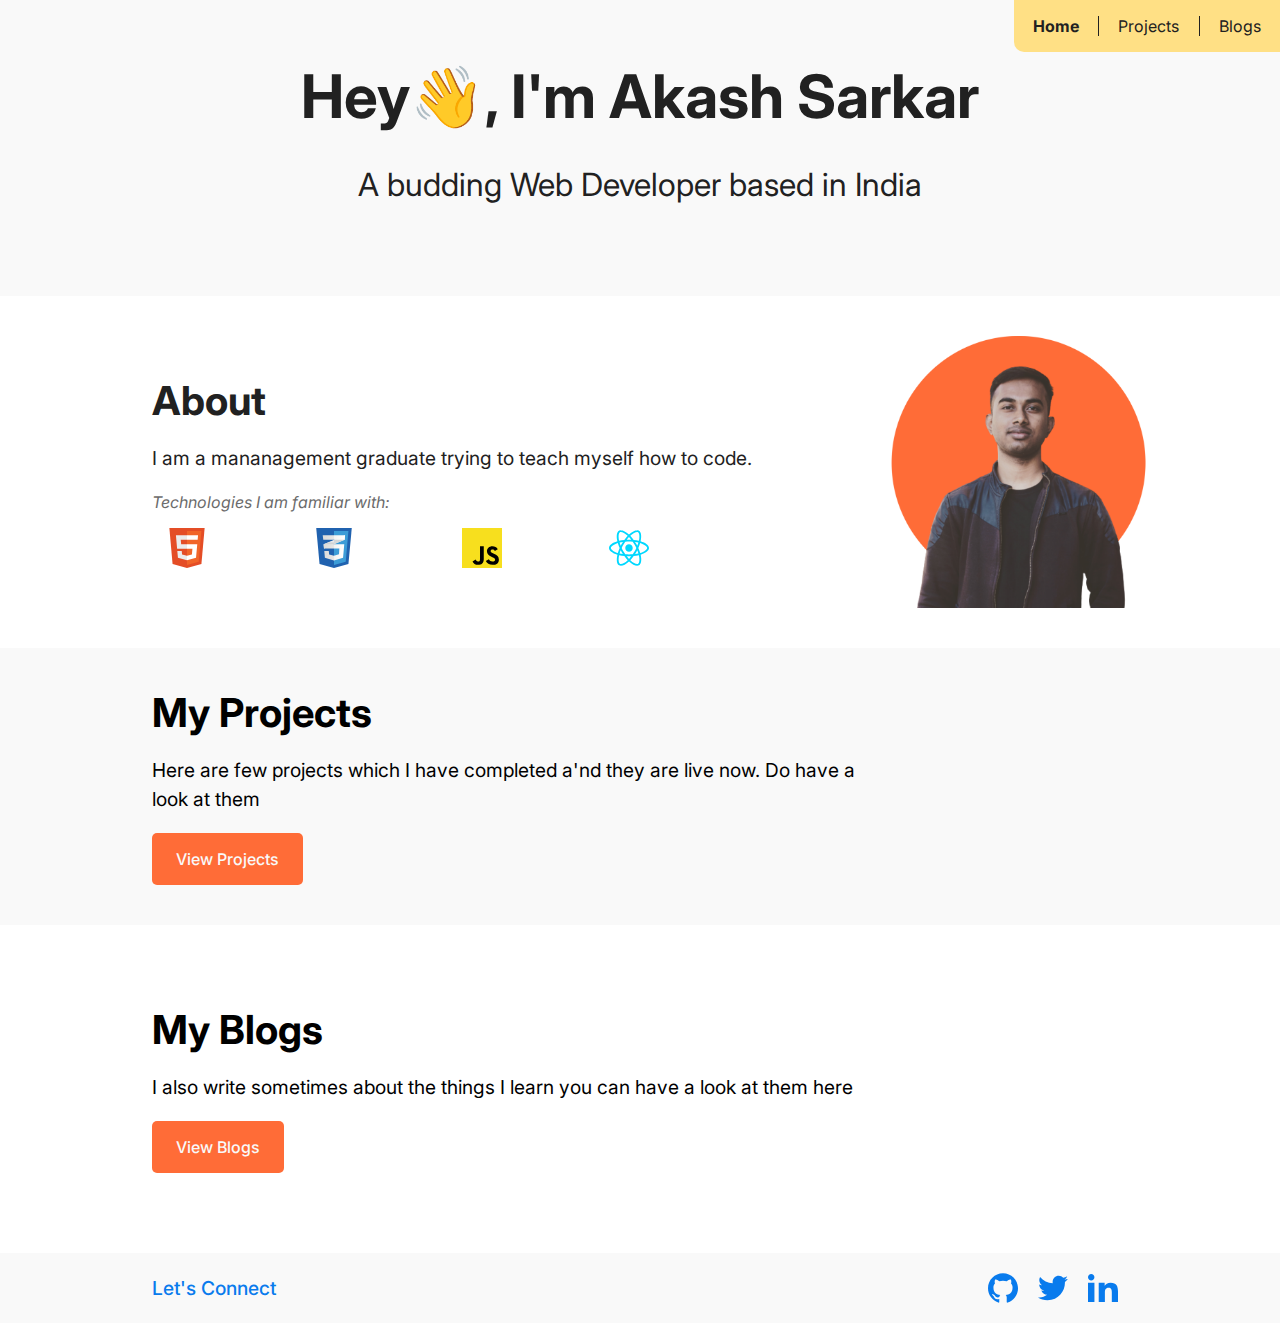
<file: index.html>
<!DOCTYPE html>
<html lang="en">

<head>
    <meta charset="UTF-8">
    <meta http-equiv="X-UA-Compatible" content="IE=edge">
    <meta name="viewport" content="width=device-width, initial-scale=1.0">
    <title>Home | My portfolio</title>
    <link rel="stylesheet" href="styles.css" />
    <link href="https://fonts.googleapis.com/css2?family=Inter:wght@300;400;500;600;700;800&display=swap"
        rel="stylesheet">
</head>

<body>

    <nav>
        <ul>
            <li><a href="index.html"  class="active-in-nav">Home</a></li>
            <li><a href="projects.html">Projects</a></li>
            <li><a href="blogs.html">Blogs</a></li>
        </ul>
    </nav>

    <header>

        <div class="wrapper center">
            <h1>Hey👋, I'm Akash Sarkar</h1>
            <p>A budding Web Developer based in India</p>
        </div>

    </header>


    <main>

        <section id="about" class="center wrapper padding-v-lg margin-v-lg">
            <h2>About</h2>
            <p class="para-size">I am a mananagement graduate trying to teach myself how to code. </p>

            <p><em class="text-elevate">Technologies I am familiar with:</em></p>

            <div class="flex-box">

                <img src="src/html.svg" width="40" height="40" alt="Html logo">
                <img src="src/css.svg" width="40" height="40" alt="Css logo">
                <img src="src/javascript.svg" width="40" height="40" alt="Javascript logo">
                <img src="src/react.svg" width="40" height="40" alt="React logo">

            </div>
        </section>

        <section id="projects" class="padding-v-lg margin-v-lg">
            <div class="center wrapper">
                <h2>My Projects</h2>
                <p class="para-size">Here are few projects which I have completed a'nd they are live now. Do have a look at them </p>
                <a href="projects.html"><button class="button">View Projects</button></a>

            </div>

        </section>

        <section id="blogs" class="center wrapper padding-v-lg margin-v-lg">
            <h2>My Blogs</h2>
            <p class="para-size">I also write sometimes about the things I learn you can have a look at them here</p>
            <button class="button">View Blogs</button>
        </section>

        



    </main>

    <footer class="padding-v-s">
        <div class="center wrapper flex-box flex-align">

            <p>Let's Connect</p>
            <div class="flex-box flex-align">
                <a href="https://github.com/Akash1321" target="_blank" class="social-link"><img src="src/github-blue.svg" width="30" height="30" alt=""></a>
                <a href="https://twitter.com/akashsarkar_13" target="_blank" class="social-link"><img src="src/twitter-blue.svg" width="30" height="30" alt=""></a>
                <a href="https://www.linkedin.com/in/akashsarkar13/" target="_blank" class="social-link"><img src="src/linkedin-blue.svg" width="30" height="30" alt=""></a>
                
            </div>

        </div>

    </footer>

</body>

</html>
</file>
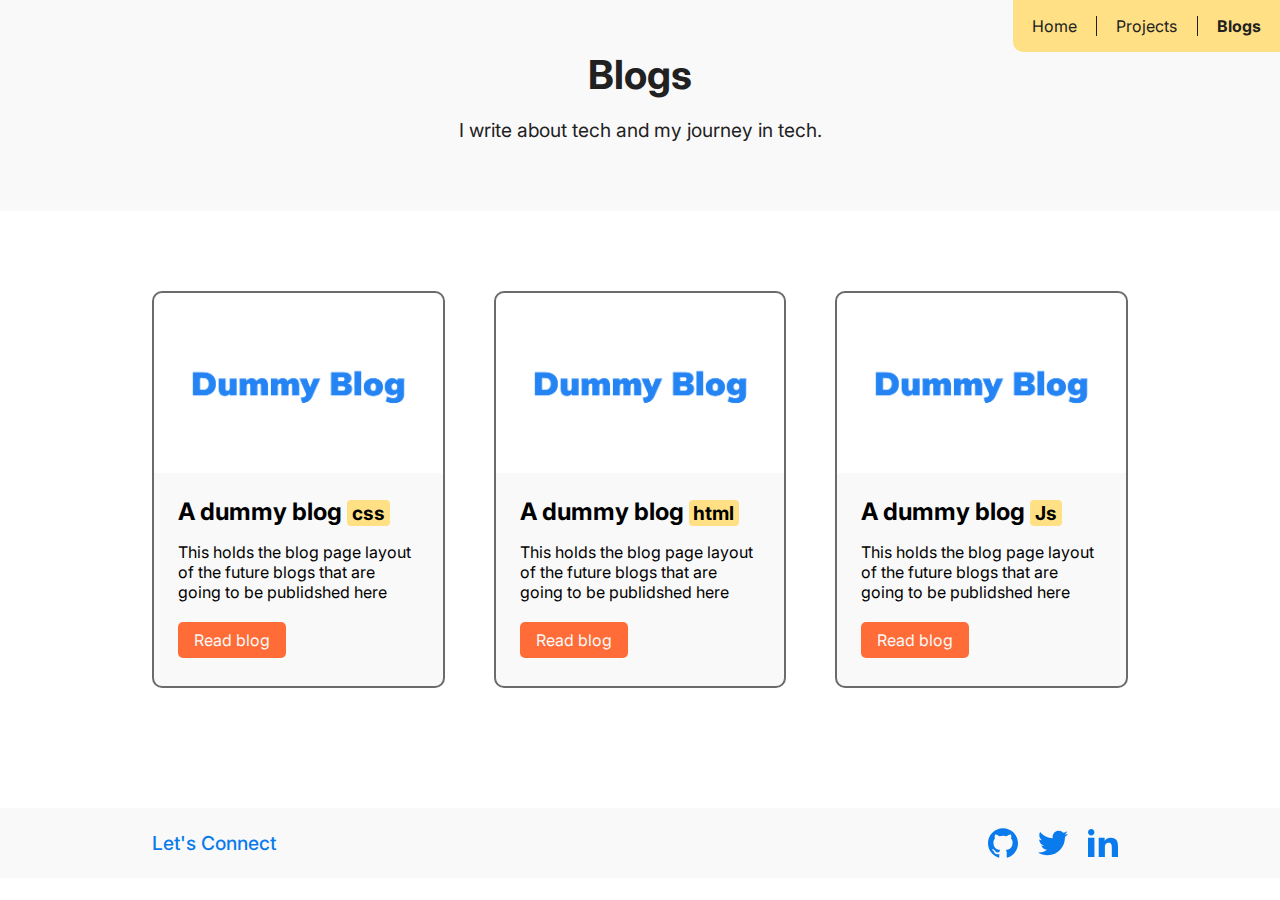
<file: blogs.html>
<!DOCTYPE html>
<html lang="en">

<head>
    <meta charset="UTF-8">
    <meta http-equiv="X-UA-Compatible" content="IE=edge">
    <meta name="viewport" content="width=device-width, initial-scale=1.0">
    <title> My Blogs </title>
    <link rel="stylesheet" href="styles.css" />
    <link href="https://fonts.googleapis.com/css2?family=Inter:wght@300;400;500;600;700;800&display=swap"
        rel="stylesheet">
</head>

<body>

    <nav>
        <ul>
            <li><a href="index.html">Home</a></li>
            <li><a href="projects.html">Projects</a></li>
            <li><a href="blogs.html" class="active-in-nav">Blogs</a></li>
        </ul>
    </nav>

    <header class="no-index-header">

        <div class="wrapper center">
            <h1 class="no-index-h1">Blogs</h1>
            <p class="no-index-p">I write about tech and my journey in tech.</p>
        </div>

    </header>

    <main>

        <section class="padding-v-lg margin-v-lg">

        <div class="wrapper center">

            <ul role="list" class="project-list-unstyled flex-box flex-3-col">
                <li class="project-cards">
                    <div class="img-div" style="background-image: url(projects-img/dummy_blog.png);"></div>
                    <div class="content-div">
                        <h3>A dummy blog <span>css</span></h3>
                        <p>This holds the blog page layout of the future blogs that are going to be publidshed here</p>
                        <a href="display.html" class="project-button-1">Read blog</a>
                        
                    </div>
                </li>

                <li class="project-cards">
                    <div class="img-div" style="background-image: url(projects-img/dummy_blog.png);"></div>
                    <div class="content-div">
                        <h3>A dummy blog <span>html</span></h3>
                        <p>This holds the blog page layout of the future blogs that are going to be publidshed here</p>
                        <a href="display.html" class="project-button-1">Read blog</a>
                        
                    </div>
                </li>

                <li class="project-cards">
                    <div class="img-div" style="background-image: url(projects-img/dummy_blog.png);"></div>
                    <div class="content-div">
                        <h3>A dummy blog <span>Js</span></h3>
                        <p>This holds the blog page layout of the future blogs that are going to be publidshed here</p>
                        <a href="display.html" class="project-button-1">Read blog</a>
                        
                    </div>
                </li>

                
    
    
    
    
    
    
            </ul>


        </div>
       

       </section>
        

    </main>

    

    <footer class="padding-v-s">
        <div class="center wrapper flex-box flex-align">

            <p>Let's Connect</p>
            <div class="flex-box flex-align">
                <a href="https://github.com/Akash1321" target="_blank" class="social-link"><img src="src/github-blue.svg" width="30" height="30" alt=""></a>
                <a href="https://twitter.com/akashsarkar_13" target="_blank" class="social-link"><img src="src/twitter-blue.svg" width="30" height="30" alt=""></a>
                <a href="https://www.linkedin.com/in/akashsarkar13/" target="_blank" class="social-link"><img src="src/linkedin-blue.svg" width="30" height="30" alt=""></a>
                
            </div>

        </div>

    </footer>

</body>

</html>
</file>
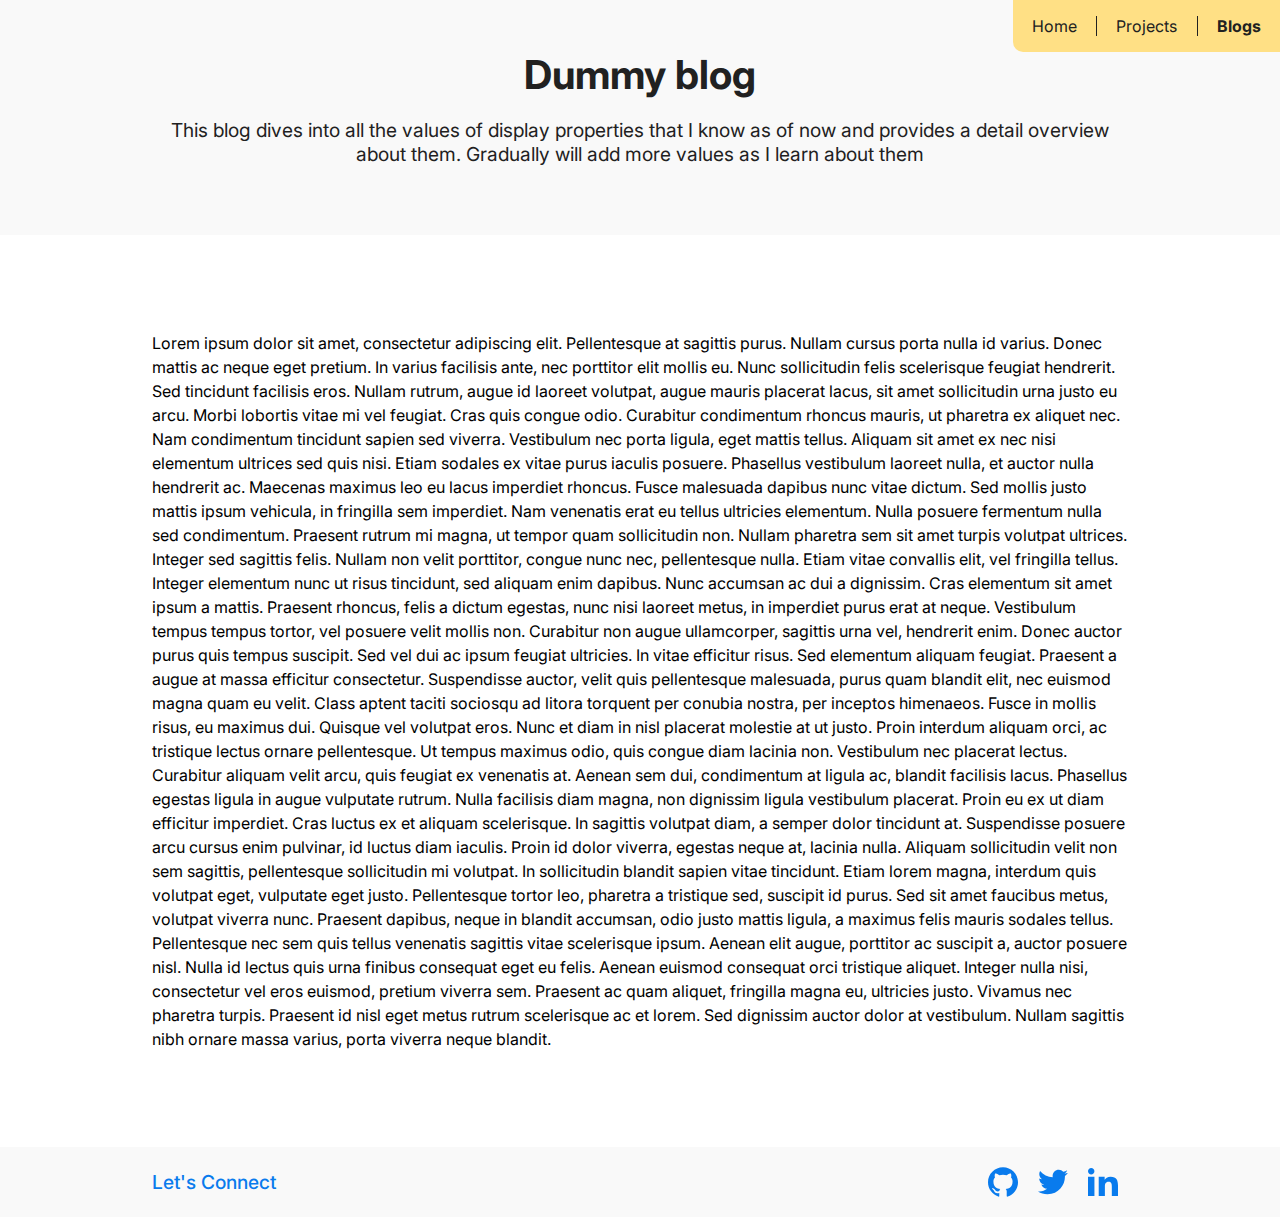
<file: display.html>
<!DOCTYPE html>
<html lang="en">
<head>
    <meta charset="UTF-8">
    <meta http-equiv="X-UA-Compatible" content="IE=edge">
    <meta name="viewport" content="width=device-width, initial-scale=1.0">
    <link rel="stylesheet" href="styles.css" />
    <title>Blogs | CSS display property</title>
    <link href="https://fonts.googleapis.com/css2?family=Inter:wght@300;400;500;600;700;800&display=swap"
        rel="stylesheet">
</head>
<body>

    <nav>
        <ul>
            <li><a href="index.html">Home</a></li>
            <li><a href="projects.html">Projects</a></li>
            <li><a href="blogs.html" class="active-in-nav">Blogs</a></li>
        </ul>
    </nav>

    <header class="no-index-header">

        <div class="wrapper center">
            <h1 class="no-index-h1">Dummy blog</h1>
            <p class="no-index-p">This blog dives into all the values of display properties that I know as of now and provides a detail overview about them. Gradually will add more values as I learn about them</p>
        </div>

    </header>


    <section class="blogs-page center wrapper padding-v-lg margin-v-lg">

        <p>

            Lorem ipsum dolor sit amet, consectetur adipiscing elit. Pellentesque at sagittis purus. Nullam cursus porta nulla id varius. Donec mattis ac neque eget pretium. In varius facilisis ante, nec porttitor elit mollis eu. Nunc sollicitudin felis scelerisque feugiat hendrerit. Sed tincidunt facilisis eros. Nullam rutrum, augue id laoreet volutpat, augue mauris placerat lacus, sit amet sollicitudin urna justo eu arcu. Morbi lobortis vitae mi vel feugiat. Cras quis congue odio. Curabitur condimentum rhoncus mauris, ut pharetra ex aliquet nec. Nam condimentum tincidunt sapien sed viverra. Vestibulum nec porta ligula, eget mattis tellus. Aliquam sit amet ex nec nisi elementum ultrices sed quis nisi. Etiam sodales ex vitae purus iaculis posuere. Phasellus vestibulum laoreet nulla, et auctor nulla hendrerit ac. Maecenas maximus leo eu lacus imperdiet rhoncus.

Fusce malesuada dapibus nunc vitae dictum. Sed mollis justo mattis ipsum vehicula, in fringilla sem imperdiet. Nam venenatis erat eu tellus ultricies elementum. Nulla posuere fermentum nulla sed condimentum. Praesent rutrum mi magna, ut tempor quam sollicitudin non. Nullam pharetra sem sit amet turpis volutpat ultrices. Integer sed sagittis felis. Nullam non velit porttitor, congue nunc nec, pellentesque nulla. Etiam vitae convallis elit, vel fringilla tellus. Integer elementum nunc ut risus tincidunt, sed aliquam enim dapibus. Nunc accumsan ac dui a dignissim. Cras elementum sit amet ipsum a mattis. Praesent rhoncus, felis a dictum egestas, nunc nisi laoreet metus, in imperdiet purus erat at neque. Vestibulum tempus tempus tortor, vel posuere velit mollis non. Curabitur non augue ullamcorper, sagittis urna vel, hendrerit enim. Donec auctor purus quis tempus suscipit.

Sed vel dui ac ipsum feugiat ultricies. In vitae efficitur risus. Sed elementum aliquam feugiat. Praesent a augue at massa efficitur consectetur. Suspendisse auctor, velit quis pellentesque malesuada, purus quam blandit elit, nec euismod magna quam eu velit. Class aptent taciti sociosqu ad litora torquent per conubia nostra, per inceptos himenaeos. Fusce in mollis risus, eu maximus dui. Quisque vel volutpat eros. Nunc et diam in nisl placerat molestie at ut justo. Proin interdum aliquam orci, ac tristique lectus ornare pellentesque. Ut tempus maximus odio, quis congue diam lacinia non.

Vestibulum nec placerat lectus. Curabitur aliquam velit arcu, quis feugiat ex venenatis at. Aenean sem dui, condimentum at ligula ac, blandit facilisis lacus. Phasellus egestas ligula in augue vulputate rutrum. Nulla facilisis diam magna, non dignissim ligula vestibulum placerat. Proin eu ex ut diam efficitur imperdiet. Cras luctus ex et aliquam scelerisque. In sagittis volutpat diam, a semper dolor tincidunt at. Suspendisse posuere arcu cursus enim pulvinar, id luctus diam iaculis. Proin id dolor viverra, egestas neque at, lacinia nulla. Aliquam sollicitudin velit non sem sagittis, pellentesque sollicitudin mi volutpat.

In sollicitudin blandit sapien vitae tincidunt. Etiam lorem magna, interdum quis volutpat eget, vulputate eget justo. Pellentesque tortor leo, pharetra a tristique sed, suscipit id purus. Sed sit amet faucibus metus, volutpat viverra nunc. Praesent dapibus, neque in blandit accumsan, odio justo mattis ligula, a maximus felis mauris sodales tellus. Pellentesque nec sem quis tellus venenatis sagittis vitae scelerisque ipsum. Aenean elit augue, porttitor ac suscipit a, auctor posuere nisl. Nulla id lectus quis urna finibus consequat eget eu felis. Aenean euismod consequat orci tristique aliquet. Integer nulla nisi, consectetur vel eros euismod, pretium viverra sem. Praesent ac quam aliquet, fringilla magna eu, ultricies justo. Vivamus nec pharetra turpis. Praesent id nisl eget metus rutrum scelerisque ac et lorem. Sed dignissim auctor dolor at vestibulum. Nullam sagittis nibh ornare massa varius, porta viverra neque blandit.
            
        </p>

        

        
    </section>


    <footer class="padding-v-s">
        <div class="center wrapper flex-box flex-align">

            <p>Let's Connect</p>
            <div class="flex-box flex-align">
                <a href="https://github.com/Akash1321" target="_blank" class="social-link"><img src="src/github-blue.svg" width="30" height="30" alt=""></a>
                <a href="https://twitter.com/akashsarkar_13" target="_blank" class="social-link"><img src="src/twitter-blue.svg" width="30" height="30" alt=""></a>
                <a href="https://www.linkedin.com/in/akashsarkar13/" target="_blank" class="social-link"><img src="src/linkedin-blue.svg" width="30" height="30" alt=""></a>
                
            </div>

        </div>

    </footer>


    
</body>
</html>
</file>
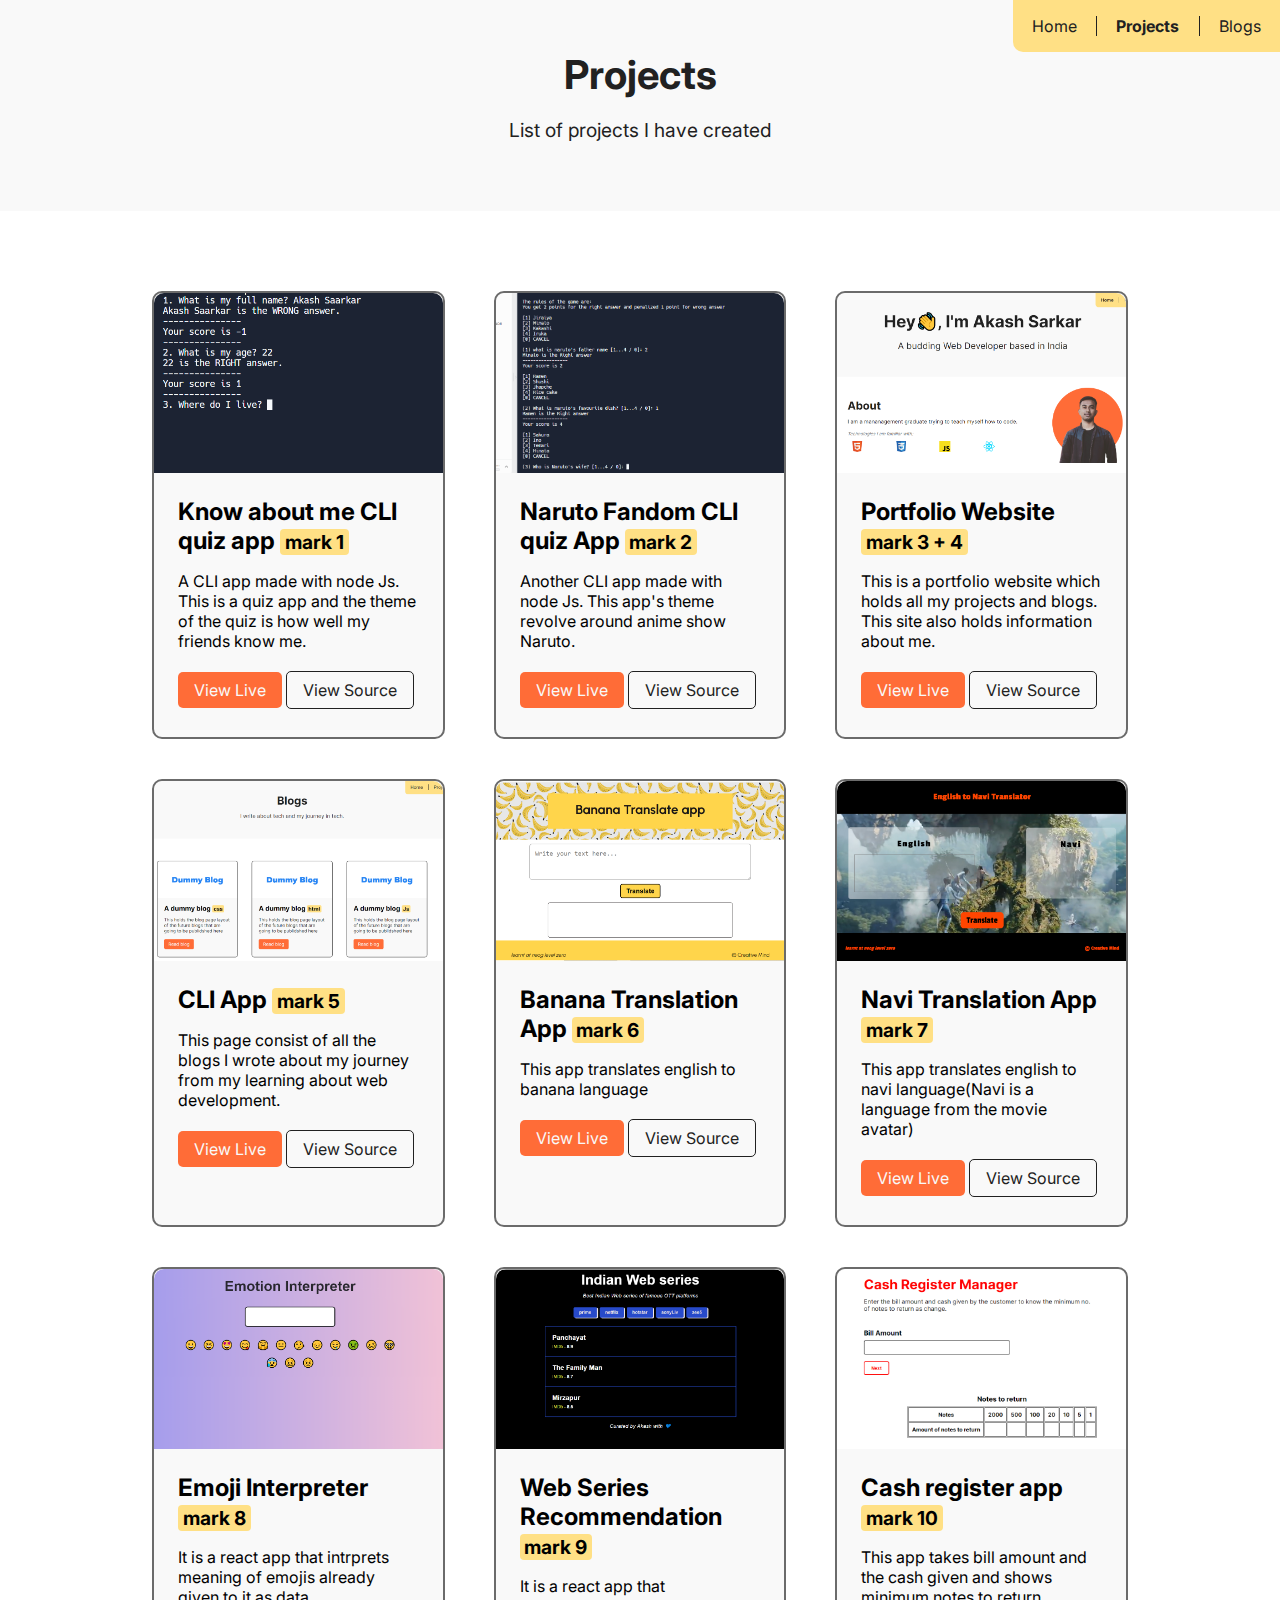
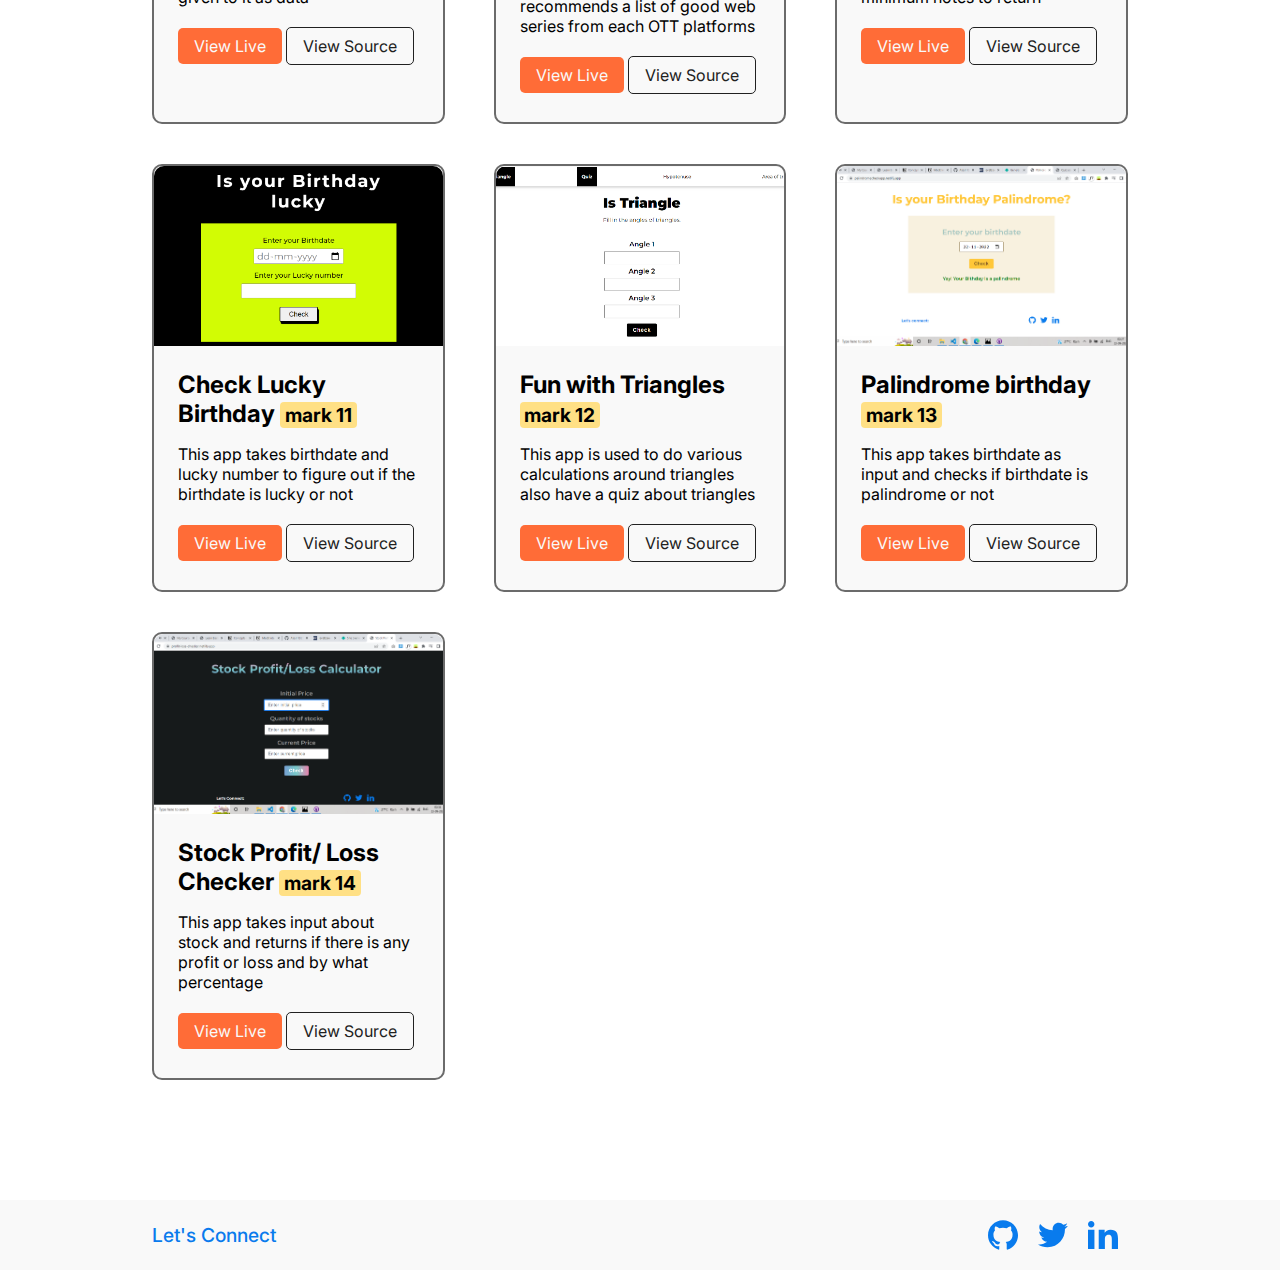
<file: projects.html>
<!DOCTYPE html>
<html lang="en">

<head>
    <meta charset="UTF-8">
    <meta http-equiv="X-UA-Compatible" content="IE=edge">
    <meta name="viewport" content="width=device-width, initial-scale=1.0">
    <title> My Projects </title>
    <link rel="stylesheet" href="styles.css" />
    <link href="https://fonts.googleapis.com/css2?family=Inter:wght@300;400;500;600;700;800&display=swap"
        rel="stylesheet">
</head>

<body>

    <nav>
        <ul>
            <li><a href="index.html">Home</a></li>
            <li><a href="projects.html" class="active-in-nav">Projects</a></li>
            <li><a href="blogs.html">Blogs</a></li>
        </ul>
    </nav>

    <header class="no-index-header">

        <div class="wrapper center">
            <h1 class="no-index-h1">Projects</h1>
            <p class="no-index-p">List of projects I have created</p>
        </div>

    </header>

    <main>

        <section class="padding-v-lg margin-v-lg">

        <div class="wrapper center">

            <ul role="list" class="project-list-unstyled flex-box flex-3-col">
                <li class="project-cards">
                    <div class="img-div" style="background-image: url(projects-img/mark1_img.png);"></div>
                    <div class="content-div">
                        <h3>Know about me CLI  quiz app <span>mark 1</span></h3>
                        <p>A CLI app made with node Js. This is a quiz app and the theme of the quiz is how well my friends know me.</p>
                        <a href="https://replit.com/@AkashSarkar4/Know-about-me#index.js?embed=1&output=1" target="_blank" class="project-button-1">View Live</a>
                        <a href="https://github.com/Akash1321/know-about-me" target="_blank" class="project-button-2">View Source</a>
                    </div>
                </li>
    
                <li class="project-cards">
                    <div class="img-div" style="background-image: url(projects-img/mark2_img.png);"></div>
                    <div class="content-div">
                        <h3>Naruto Fandom CLI quiz App <span>mark 2</span></h3>
                        <p>Another CLI app made with node Js. This app's theme revolve around anime show Naruto.</p>
                        <a href="https://replit.com/@AkashSarkar4/Narutoquizgame#index.js?embed=1&output=1" target="_blank" class="project-button-1">View Live</a> 
                        <a href="https://github.com/Akash1321/naruto-quiz-game" target="_blank" class="project-button-2">View Source</a>
                    </div>
                </li>
    
                <li class="project-cards">
                    <div class="img-div" style="background-image: url(projects-img/mark3_img.png);"></div>
                    <div class="content-div">
                        <h3>Portfolio Website <span>mark 3 + 4</span></h3>
                        <p>This is a portfolio website which holds all my projects and blogs. This site also holds information about me.</p>
                        <a href="https://akash-sarkar.netlify.app/" target="_blank" class="project-button-1">View Live</a> 
                        <a href="https://github.com/Akash1321/my_portfolio" target="_blank" class="project-button-2">View Source</a>
                    </div>
                </li>

                <li class="project-cards">
                    <div class="img-div" style="background-image: url(projects-img/mark5_img.png);"></div>
                    <div class="content-div">
                        <h3>CLI App <span>mark 5</span></h3>
                        <p>This page consist of all the blogs I wrote about my journey from my learning about web development.</p>
                        <a href="https://akash-sarkar.netlify.app/blogs.html" target="_blank" class="project-button-1">View Live</a> 
                        <a href="https://github.com/Akash1321/my_portfolio" target="_blank" class="project-button-2">View Source</a>
                    </div>
                </li>

                <li class="project-cards">
                    <div class="img-div" style="background-image: url(projects-img/mark6_img.png);"></div>
                    <div class="content-div">
                        <h3>Banana Translation App <span>mark 6</span></h3>
                        <p>This app translates english to banana language</p>
                        <a href="https://the-bananatranslate-app.netlify.app/" target="_blank" class="project-button-1">View Live</a> 
                        <a href="https://github.com/Akash1321/Banana_app" target="_blank" class="project-button-2">View Source</a>
                    </div>
                </li>

                <li class="project-cards">
                    <div class="img-div" style="background-image: url(projects-img/mark7_img.png);"></div>
                    <div class="content-div">
                        <h3>Navi Translation App <span>mark 7</span></h3>
                        <p>This app translates english to navi language(Navi is a language from the movie avatar)</p>
                        <a href="https://navitranslatorapp.netlify.app/" target="_blank" class="project-button-1">View Live</a> 
                        <a href="https://github.com/Akash1321/english_to_navi-translator_app" target="_blank" class="project-button-2">View Source</a>
                    </div>
                </li>

                <li class="project-cards">
                    <div class="img-div" style="background-image: url(projects-img/mark8_img.png);"></div>
                    <div class="content-div">
                        <h3>Emoji Interpreter <span>mark 8</span></h3>
                        <p>It is a react app that intrprets meaning of emojis already given to it as data</p>
                        <a href="https://z1p0j6.csb.app/" target="_blank" class="project-button-1">View Live</a> 
                        <a href="https://github.com/Akash1321/emotion-interpreter" target="_blank" class="project-button-2">View Source</a>
                    </div>
                </li>

                <li class="project-cards">
                    <div class="img-div" style="background-image: url(projects-img/mark9_img.png);"></div>
                    <div class="content-div">
                        <h3>Web Series Recommendation <span>mark 9</span></h3>
                        <p>It is a react app that recommends a list of good web series from each OTT platforms</p>
                        <a href="https://59r43n.csb.app/" target="_blank" class="project-button-1">View Live</a> 
                        <a href="https://github.com/Akash1321/web-series-recommendation" target="_blank" class="project-button-2">View Source</a>
                    </div>
                </li>

                <li class="project-cards">
                    <div class="img-div" style="background-image: url(projects-img/mark10_img.png);"></div>
                    <div class="content-div">
                        <h3>Cash register app <span>mark 10</span></h3>
                        <p>This app takes bill amount and the cash given and shows minimum notes to return</p>
                        <a href="https://changecountapp.netlify.app/" target="_blank" class="project-button-1">View Live</a> 
                        <a href="https://github.com/Akash1321/cash-register-app" target="_blank" class="project-button-2">View Source</a>
                    </div>
                </li>

                <li class="project-cards">
                    <div class="img-div" style="background-image: url(projects-img/mark11_img.png);"></div>
                    <div class="content-div">
                        <h3>Check Lucky Birthday <span>mark 11</span></h3>
                        <p>This app takes birthdate and lucky number to figure out if the birthdate is lucky or not</p>
                        <a href="https://birthdayluckapp.netlify.app/" target="_blank" class="project-button-1">View Live</a> 
                        <a href="https://github.com/Akash1321/luckyBirthdayApp" target="_blank" class="project-button-2">View Source</a>
                    </div>
                </li>

                <li class="project-cards">
                    <div class="img-div" style="background-image: url(projects-img/mark12_img.png);"></div>
                    <div class="content-div">
                        <h3>Fun with Triangles <span>mark 12</span></h3>
                        <p>This app is used to do various calculations around triangles also have a quiz about triangles</p>
                        <a href="https://threesidesfun.netlify.app/index.html" target="_blank" class="project-button-1">View Live</a> 
                        <a href="https://github.com/Akash1321/fun_with_triangles" target="_blank" class="project-button-2">View Source</a>
                    </div>
                </li>

                <li class="project-cards">
                    <div class="img-div" style="background-image: url(projects-img/mark13_img.png);"></div>
                    <div class="content-div">
                        <h3>Palindrome birthday <span>mark 13</span></h3>
                        <p>This app takes birthdate as input and checks if birthdate is palindrome or not</p>
                        <a href="https://palindromecheckapp.netlify.app/" target="_blank" class="project-button-1">View Live</a> 
                        <a href="https://github.com/Akash1321/palindrome-birthday" target="_blank" class="project-button-2">View Source</a>
                    </div>
                </li>

                <li class="project-cards">
                    <div class="img-div" style="background-image: url(projects-img/mark14_img.png);"></div>
                    <div class="content-div">
                        <h3>Stock Profit/ Loss Checker <span>mark 14</span></h3>
                        <p>This app takes input about stock and returns if there is any profit or loss and by what percentage</p>
                        <a href="https://profit-loss-checker.netlify.app/" target="_blank" class="project-button-1">View Live</a> 
                        <a href="https://github.com/Akash1321/stock-checker-app" target="_blank" class="project-button-2">View Source</a>
                    </div>
                </li>
    
    
    
    
    
    
            </ul>


        </div>
       

       </section>
        



    </main>

    <footer class="padding-v-s">
        <div class="center wrapper flex-box flex-align">

            <p>Let's Connect</p>
            <div class="flex-box flex-align">
                <a href="https://github.com/Akash1321" target="_blank" class="social-link"><img src="src/github-blue.svg" width="30" height="30" alt=""></a>
                <a href="https://twitter.com/akashsarkar_13" target="_blank" class="social-link"><img src="src/twitter-blue.svg" width="30" height="30" alt=""></a>
                <a href="https://www.linkedin.com/in/akashsarkar13/" target="_blank" class="social-link"><img src="src/linkedin-blue.svg" width="30" height="30" alt=""></a>
                
            </div>

        </div>

    </footer>

</body>

</html>
</file>
<file: styles.css>
*,
*::after,
*::before{
    box-sizing: border-box;
}

:root{
    --white-background: #F9F9F9;
    --primary-color: #FF6C37;
    --secondary-color: #FFE085;
    --the-black: #212121;
    --the-grey: #6B6B6B;


}

body,
h1,
h2,
h3,
h4,
nav li{
    Margin: 0;
}

img{
    max-width: 100%;
    display: block;
}

body{
    font-family: Inter, sans-serif;
   
}

h1{
    font-size: 60px;
}

h2{
    font-size: 40px;
}

nav{
    background-color: var(--secondary-color);
    padding: 1rem 0;
    display: inline-block;
    position: fixed;
    top: 0;
    right: 0;
    border-radius: 0 0 0 10px;
    
}

nav ul{
    padding: 0;
    margin: 0;
    list-style: none;
    display: flex;
}

nav ul li{
    padding: 0 1.2rem;
}

nav ul li + li{
    border-left: 1px solid var(--the-black)
}

nav ul li a{
    color: var(--the-black);
    text-decoration: none;

}

nav ul li a:hover{
    font-weight: bold;
    color: var(--the-black);
}

.active-in-nav{
    font-weight: bold;
}

header{
    text-align: center;
    padding: 60px 0;
    color: var(--the-black);
    background-color: var(--white-background);
    
}
header p{
    font-size: 2rem;
}

#about{
    color: var(--the-black);
    background-image: url(src/Portfolio_dp.png);
    background-repeat: no-repeat;
    background-position: right center;
    background-size: contain;
}


.text-elevate{
    color: var(--the-grey);
}

#about div{
max-width: 40vw;
padding: 0 15px;
}



#projects{
  background-color: var(--white-background);
}

footer{
    background-color: var(--white-background);
}

footer p{
    margin: 0;
    color: #097BED;
    font-size: 1.2rem;
    font-weight: 500;
}

.social-link{
    color: #097BED;
    padding: 0 10px;
}

/* Button */
.button{
    text-decoration: none;
    padding: 1em 1.5em;
    border-radius: 5px;
    background-color: var(--primary-color);
    color: var(--white-background);
    font-family: Inter, sans-serif;
    font-size: 1rem;
    font-weight: 500;
    border: none;
}

.button:hover{
    background-color: transparent;
    border: 1px solid var(--primary-color);
    color: var(--primary-color);
}


/* utilities */

.para-size{
    font-size: 1.2rem;
    line-height: 1.5;
    max-width: 60ch;
}

.wrapper{
max-width: 1024px;
padding-right: 24px;
padding-left: 24px;
}

.center{
    margin-left: auto;
    margin-right: auto;
}

.padding-v-lg{
 padding-top: 40px;
 padding-bottom: 40px;
}

.padding-v-s{
    padding-top: 20px;
    padding-bottom: 20px;
}

.margin-v-lg{
    margin-top: 40px;
    margin-bottom: 40px;
}

.flex-box{
    display: flex;
    justify-content: space-between;;
}

.flex-align{
    align-items: center;
}

.flex-3-col > *{
    flex: 0 1 30%;
}


@media (max-width: 767px){

    h1{
       font-size: 40px;
    }
    h2{
        font-size: 25px;
    }
    #about{
        background-size: 25vw;
        background-position: top center;
    }

    #about h2{
        margin-top: 80px;
    }

    #about div img{
        padding: 0 10px;
    }

   .para-size{
    max-width: 50ch;
   }

    footer p{
        font-size: 1rem;

    }
}


/* Page Projects */

.no-index-h1{
    font-size: 40px;
}

.no-index-p{
    font-size: 1.2rem;
}

.no-index-header{
    padding: 50px 0;
}

.project-list-unstyled{
    padding: 0;
    margin: 0;
    list-style: none;
    flex-wrap: wrap;
}

h3{
    font-size: 24px;
}

.project-cards{
    background-color: var(--white-background);
    border: 2px solid VAR(--the-grey);
    border-radius: 10px;
    margin-bottom: 2.5rem;

}

.project-cards h3 span{
    font-size: 0.8em;
    padding: 0.05em 0.25em;
    background-color: var(--secondary-color);
    border-radius: 4px;
}

.img-div{
    min-height: 20vh;
    background-repeat: no-repeat;
    background-size: cover;
    border-radius: 10px 10px 0 0;
    background-position: center;

}

.content-div{
    padding: 24px;
}

.project-button-1{
    text-decoration: none;
    padding: 0.5em 1em;
    border-radius: 5px;
    background-color: var(--primary-color);
    color: var(--white-background);
    font-family: Inter, sans-serif;
    font-weight: 400;
    border: none;
    display: inline-block;
    margin: 4px auto;
    cursor: pointer;

    
}

.project-button-1:hover{
    background-color: transparent;
    font-weight: medium;
    color: #097BED;
    border: 1px solid #097BED;;
}

.project-button-2{
    text-decoration: none;
    padding: 0.5em 1em;
    border-radius: 5px;
    background-color: var(--white-background);
    color: var(--the-black);
    font-family: Inter, sans-serif;
    font-weight: 400;
    border: 1px solid var(--the-black);
    display: inline-block;
    margin: 4px auto;
}


.project-button-2:hover{
    color: #097BED;
    border: 1px solid #097BED;
}

@media (max-width: 600px){

    .project-cards{
        flex-basis: 100%;
        
    }

   
}
    
.blogs-page p{
    line-height: 1.5;
}
</file>
